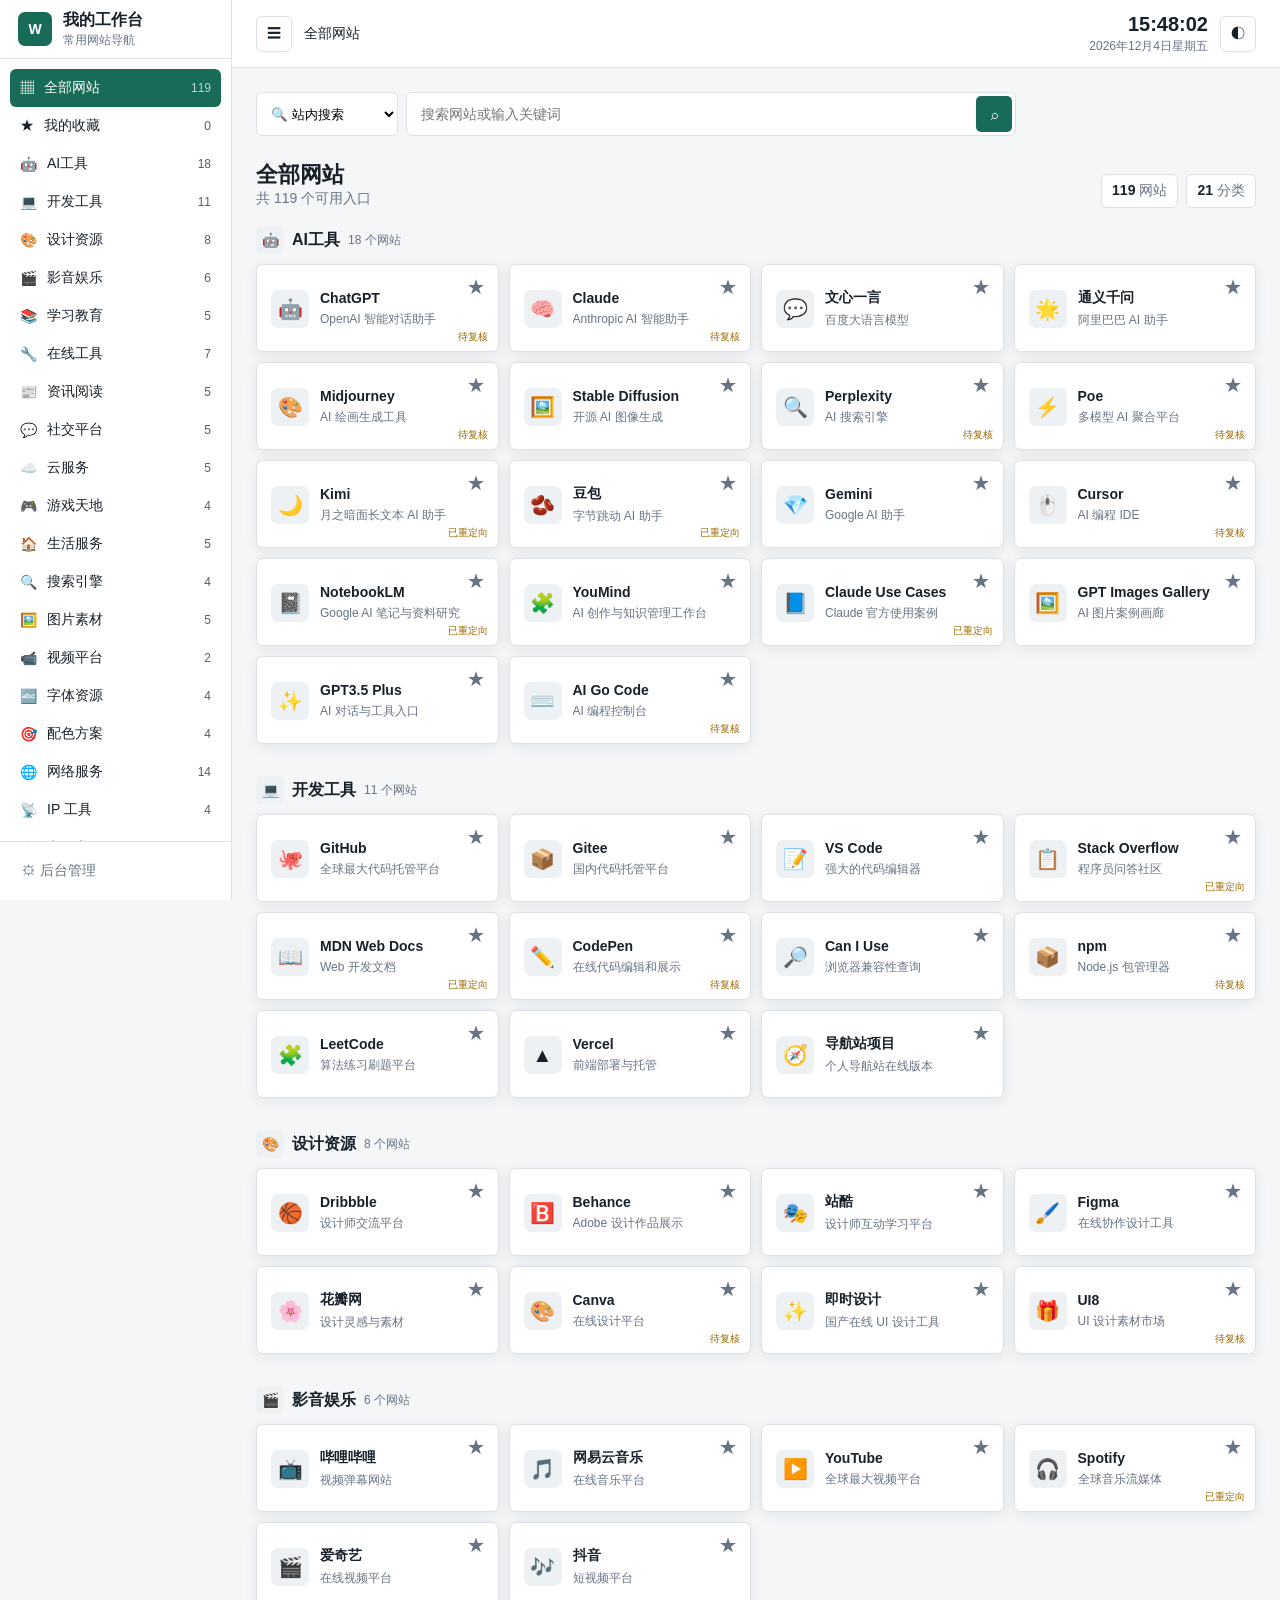
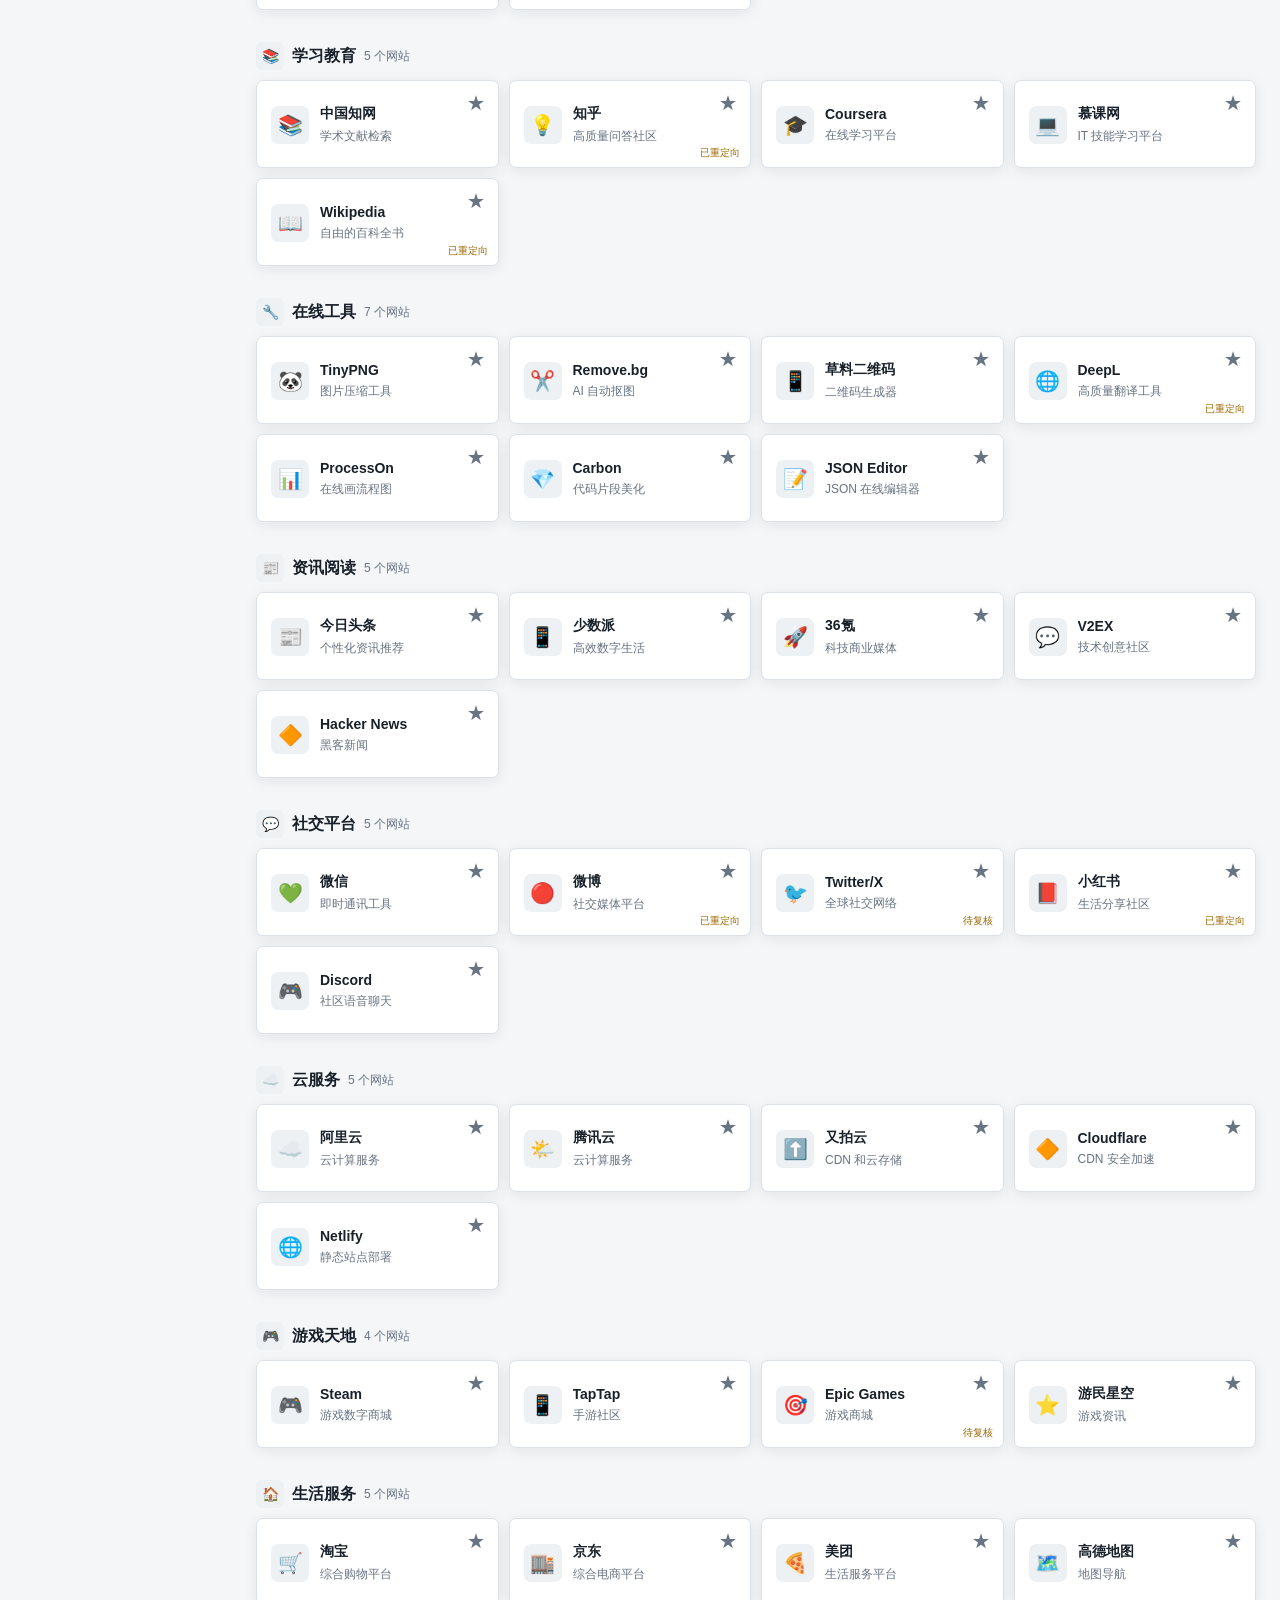
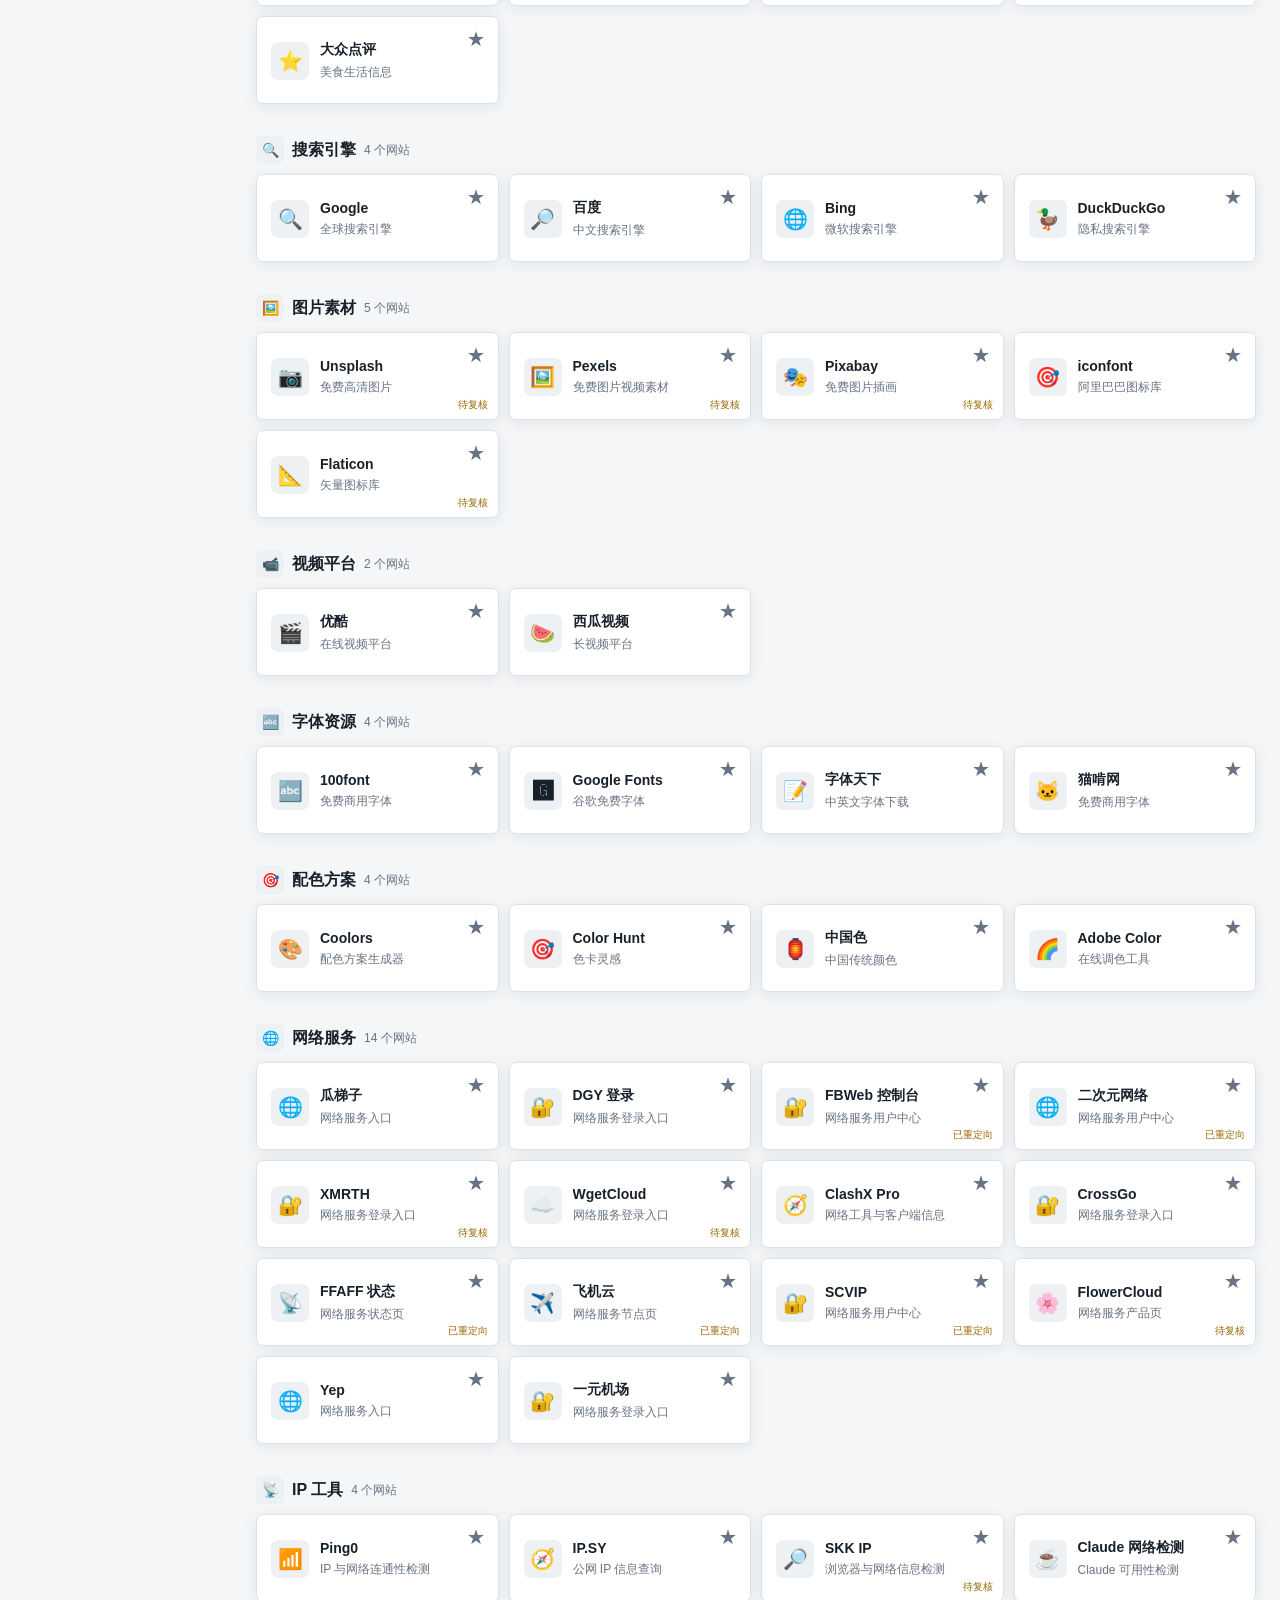
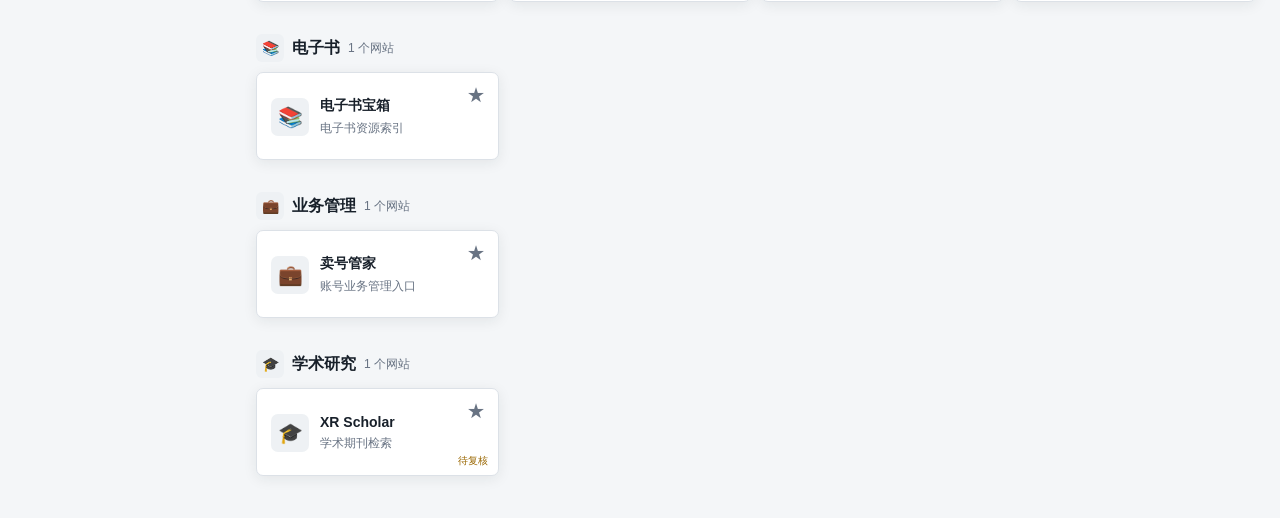
<file: index.html>
<!doctype html>
<html lang="zh-CN">
<head>
<meta charset="utf-8">
<meta name="viewport" content="width=device-width,initial-scale=1">
<title>我的工作台</title>
<link rel="stylesheet" href="style.css?v=20260627">
</head>
<body>
<div class="app">
  <aside class="sidebar" id="sidebar">
    <div class="brand"><div class="brand-mark">W</div><div><strong>我的工作台</strong><small>常用网站导航</small></div></div>
    <nav class="nav-scroll" id="categoryNav"></nav>
    <div class="sidebar-foot"><a class="admin-link" href="admin.html">⚙ 后台管理</a></div>
  </aside>
  <div class="backdrop" id="backdrop"></div>
  <main class="main">
    <header class="topbar">
      <button class="icon-btn menu-btn" id="menuBtn" title="打开分类">☰</button>
      <div id="headerLabel">全部网站</div>
      <div class="clock" id="clock"><div class="clock-time" id="clockTime"></div><div class="clock-date" id="clockDate"></div></div>
      <button class="icon-btn" id="themeBtn" title="切换主题">◐</button>
    </header>
    <div class="content">
      <section class="search-panel" id="searchPanel">
        <select class="engine" id="engineSelect" aria-label="搜索引擎"></select>
        <div class="search-wrap"><input id="searchInput" type="search" placeholder="搜索网站或输入关键词" autocomplete="off"><button class="search-go" id="searchBtn" title="搜索">⌕</button></div>
      </section>
      <div class="summary"><div><h1 id="viewTitle">全部网站</h1><p id="viewSubtitle">按分类整理的个人工作入口</p></div><div class="stats" id="stats"></div></div>
      <section class="grid" id="siteGrid"></section>
    </div>
  </main>
</div>
<script src="data.js"></script>
<script src="merge-fix.js?v=20260627"></script>
<script src="app.js?v=20260627"></script>
</body>
</html>
</file>
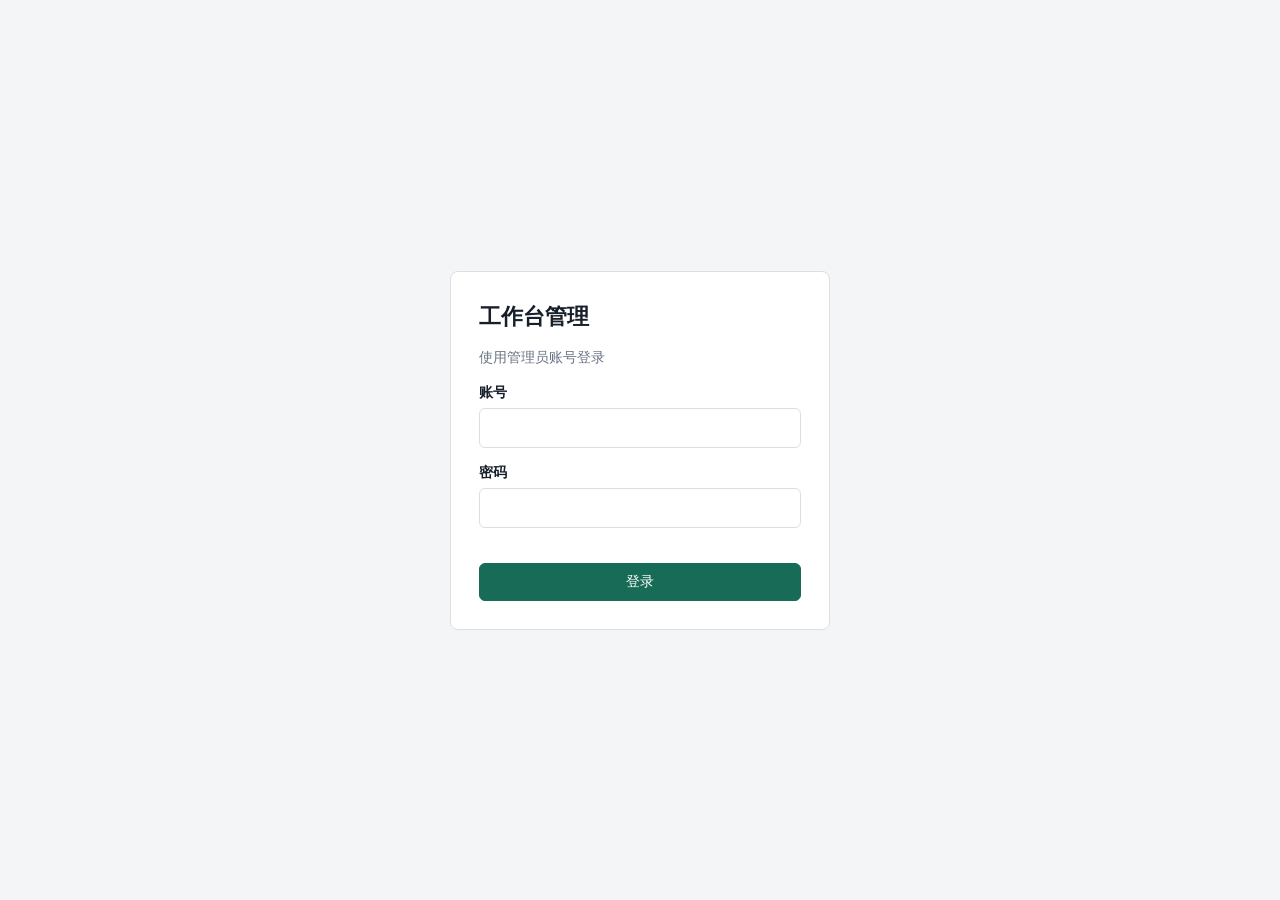
<file: admin.html>
<!doctype html>
<html lang="zh-CN">
<head>
<meta charset="utf-8"><meta name="viewport" content="width=device-width,initial-scale=1">
<title>工作台管理</title>
<style>
:root{--bg:#f3f5f7;--surface:#fff;--text:#17202a;--muted:#687383;--line:#d9dfe5;--accent:#176b57;--danger:#b42318;--warn:#9a6700}*{box-sizing:border-box}body{margin:0;background:var(--bg);color:var(--text);font:14px/1.5 Inter,"Segoe UI","Microsoft YaHei",sans-serif}button,input,select,textarea{font:inherit;color:inherit}button{cursor:pointer}.login{min-height:100vh;display:grid;place-items:center;padding:20px}.login-box{width:min(380px,100%);background:var(--surface);border:1px solid var(--line);border-radius:8px;padding:28px}.login-box h1{font-size:22px;margin:0 0 6px}.muted{color:var(--muted)}.field{margin:14px 0}.field label{display:block;font-weight:650;margin-bottom:5px}.input{width:100%;height:40px;border:1px solid var(--line);border-radius:6px;background:var(--surface);padding:0 10px}.textarea{min-height:82px;padding:9px;resize:vertical}.btn{height:38px;border:1px solid var(--line);border-radius:6px;background:var(--surface);padding:0 14px}.btn:hover{background:#eef2f4}.btn.primary{background:var(--accent);border-color:var(--accent);color:#fff}.btn.danger{color:var(--danger);border-color:#e4b4b0}.btn.small{height:30px;padding:0 9px;font-size:12px}.wide{width:100%}.error{color:var(--danger);min-height:21px}
.admin{display:none;min-height:100vh}.top{height:62px;background:var(--surface);border-bottom:1px solid var(--line);display:flex;align-items:center;padding:0 22px;position:sticky;top:0;z-index:5}.top strong{font-size:17px}.top-actions{margin-left:auto;display:flex;gap:8px}.layout{display:grid;grid-template-columns:210px minmax(0,1fr)}.side{height:calc(100vh - 62px);position:sticky;top:62px;background:var(--surface);border-right:1px solid var(--line);padding:12px}.tab-btn{width:100%;height:40px;border:0;border-radius:6px;background:transparent;text-align:left;padding:0 12px;margin:2px 0}.tab-btn.active{background:var(--accent);color:#fff}.main{padding:22px;min-width:0}.panel{display:none}.panel.active{display:block}.page-head{display:flex;align-items:center;gap:10px;margin-bottom:18px}.page-head h1{font-size:22px;margin:0}.page-head .actions{margin-left:auto;display:flex;gap:8px}.cards{display:grid;grid-template-columns:repeat(4,minmax(0,1fr));gap:10px}.metric{background:var(--surface);border:1px solid var(--line);border-radius:7px;padding:18px}.metric b{font-size:26px;display:block}.metric span{color:var(--muted)}.box{background:var(--surface);border:1px solid var(--line);border-radius:7px;padding:16px;margin-top:14px}.box h2{font-size:16px;margin:0 0 12px}.toolbar{display:flex;gap:8px;margin-bottom:12px}.toolbar .input{max-width:300px}.table-wrap{overflow:auto;border:1px solid var(--line);border-radius:7px;background:var(--surface)}table{width:100%;border-collapse:collapse;min-width:720px}th,td{text-align:left;padding:10px 12px;border-bottom:1px solid var(--line);vertical-align:middle}th{font-size:12px;color:var(--muted);background:#f8f9fa}tr:last-child td{border-bottom:0}.site-cell{display:flex;align-items:center;gap:8px}.mini-icon{width:30px;height:30px;border-radius:5px;background:#edf1f3;display:grid;place-items:center}.url{max-width:260px;white-space:nowrap;overflow:hidden;text-overflow:ellipsis;color:var(--muted)}.tag{display:inline-block;border-radius:4px;background:#edf1f3;padding:2px 7px;font-size:12px}.tag.active{color:#087443;background:#e6f5ed}.tag.review{color:var(--warn);background:#fff5d6}.tag.dead{color:var(--danger);background:#fdeceb}.row-actions{display:flex;gap:5px}.settings-grid{display:grid;grid-template-columns:repeat(2,minmax(0,1fr));gap:10px}.toggle{display:flex;align-items:center;gap:10px;border:1px solid var(--line);border-radius:6px;padding:12px}.toggle input{width:18px;height:18px;accent-color:var(--accent)}.drop{border:1px dashed #9ea8b2;border-radius:7px;padding:22px;text-align:center}.preview{margin-top:12px;padding:12px;background:#f7f8f9;border-radius:6px;display:none}.preview b{margin-right:14px}.modal{display:none;position:fixed;inset:0;background:rgba(0,0,0,.42);z-index:30;place-items:center;padding:18px}.modal.open{display:grid}.modal-card{background:var(--surface);border-radius:8px;width:min(540px,100%);max-height:90vh;overflow:auto;padding:20px}.modal-head{display:flex;align-items:center}.modal-head h2{margin:0;font-size:18px}.modal-head button{margin-left:auto}.form-grid{display:grid;grid-template-columns:1fr 1fr;gap:0 12px}.span2{grid-column:1/-1}.modal-actions{display:flex;justify-content:flex-end;gap:8px;margin-top:18px}.toast{position:fixed;right:20px;bottom:20px;background:#18202a;color:#fff;padding:10px 14px;border-radius:6px;display:none;z-index:50}.empty{text-align:center;color:var(--muted);padding:28px}
@media(max-width:800px){.layout{display:block}.side{position:static;height:auto;display:flex;overflow:auto;border-right:0;border-bottom:1px solid var(--line);padding:8px}.tab-btn{min-width:max-content;width:auto}.main{padding:15px}.cards{grid-template-columns:repeat(2,1fr)}.settings-grid{grid-template-columns:1fr}.page-head{align-items:flex-start;flex-wrap:wrap}.page-head .actions{margin-left:0;width:100%}.top{padding:0 14px}.top .back-label{display:none}}
@media(max-width:440px){.cards{grid-template-columns:1fr 1fr}.metric{padding:12px}.form-grid{display:block}.top-actions .btn:first-child{display:none}}
</style>
</head>
<body>
<section class="login" id="loginPage"><form class="login-box" id="loginForm"><h1>工作台管理</h1><p class="muted">使用管理员账号登录</p><div class="field"><label>账号</label><input class="input" id="loginUser" autocomplete="username" required></div><div class="field"><label>密码</label><input class="input" id="loginPass" type="password" autocomplete="current-password" required></div><div class="error" id="loginError"></div><button class="btn primary wide">登录</button></form></section>
<section class="admin" id="adminPage">
<header class="top"><strong>工作台管理</strong><div class="top-actions"><a class="btn" href="index.html" style="text-decoration:none;display:grid;place-items:center"><span class="back-label">返回前台</span></a><button class="btn" id="logoutBtn">退出</button></div></header>
<div class="layout">
<nav class="side" id="tabs">
<button class="tab-btn active" data-tab="dashboard">概览</button><button class="tab-btn" data-tab="sites">网站管理</button><button class="tab-btn" data-tab="categories">分类管理</button><button class="tab-btn" data-tab="settings">功能设置</button><button class="tab-btn" data-tab="links">链接状态</button><button class="tab-btn" data-tab="data">数据管理</button><button class="tab-btn" data-tab="account">账号设置</button>
</nav>
<main class="main">
<section class="panel active" id="dashboardPanel"><div class="page-head"><h1>概览</h1></div><div class="cards" id="metrics"></div><div class="box"><h2>数据说明</h2><p class="muted">前台与后台共用 nav_data_v5。链接检测由本地 PowerShell 脚本执行，后台读取检测报告。</p></div></section>
<section class="panel" id="sitesPanel"><div class="page-head"><h1>网站管理</h1><div class="actions"><button class="btn primary" id="addSiteBtn">新增网站</button></div></div><div class="toolbar"><input class="input" id="siteFilter" placeholder="搜索名称或网址"><select class="input" id="categoryFilter"></select></div><div class="table-wrap"><table><thead><tr><th>网站</th><th>分类</th><th>网址</th><th>状态</th><th>操作</th></tr></thead><tbody id="sitesBody"></tbody></table></div></section>
<section class="panel" id="categoriesPanel"><div class="page-head"><h1>分类管理</h1><div class="actions"><button class="btn primary" id="addCategoryBtn">新增分类</button></div></div><div class="table-wrap"><table><thead><tr><th>图标</th><th>名称</th><th>ID</th><th>网站数</th><th>操作</th></tr></thead><tbody id="categoriesBody"></tbody></table></div></section>
<section class="panel" id="settingsPanel"><div class="page-head"><h1>功能设置</h1></div><div class="box"><div class="settings-grid" id="settingsGrid"></div><div style="margin-top:14px"><button class="btn primary" id="saveSettingsBtn">保存设置</button></div></div></section>
<section class="panel" id="linksPanel"><div class="page-head"><h1>链接状态</h1><div class="actions"><label class="btn" style="display:grid;place-items:center">导入报告<input id="reportInput" type="file" accept=".json,application/json" hidden></label></div></div><div class="cards" id="linkMetrics"></div><div class="toolbar" style="margin-top:14px"><select class="input" id="statusFilter"><option value="">全部状态</option><option value="active">有效</option><option value="redirect">重定向</option><option value="review">待复核</option><option value="dead">失效</option><option value="unchecked">未检测</option></select></div><div class="table-wrap"><table><thead><tr><th>网站</th><th>状态</th><th>HTTP</th><th>最终网址</th><th>检测时间</th><th>操作</th></tr></thead><tbody id="linksBody"></tbody></table></div></section>
<section class="panel" id="dataPanel"><div class="page-head"><h1>数据管理</h1></div><div class="box"><h2>导入 Netscape 书签</h2><div class="drop"><input id="bookmarkInput" type="file" accept=".html,text/html"><p class="muted">选择浏览器导出的 HTML 书签文件。确认前会统计分类、新增、重复和跳过数量。</p></div><div class="preview" id="bookmarkPreview"></div></div><div class="box"><h2>JSON 备份</h2><div style="display:flex;gap:8px;flex-wrap:wrap"><button class="btn" id="exportBtn">导出数据</button><label class="btn" style="display:grid;place-items:center">导入数据<input id="jsonInput" type="file" accept=".json,application/json" hidden></label><button class="btn danger" id="resetBtn">恢复默认数据</button></div></div></section>
<section class="panel" id="accountPanel"><div class="page-head"><h1>账号设置</h1></div><form class="box" id="accountForm" style="max-width:520px"><div class="field"><label>管理员账号</label><input class="input" id="accountUser" required></div><div class="field"><label>新密码</label><input class="input" id="accountPass" type="password" minlength="4" required></div><button class="btn primary">更新凭据</button></form></section>
</main></div></section>
<div class="modal" id="siteModal"><form class="modal-card" id="siteForm"><div class="modal-head"><h2 id="siteModalTitle">新增网站</h2><button class="btn small" type="button" data-close="siteModal">关闭</button></div><input id="siteId" type="hidden"><div class="form-grid"><div class="field"><label>名称</label><input class="input" id="siteName" required></div><div class="field"><label>图标或 Emoji</label><input class="input" id="siteIcon" maxlength="8"></div><div class="field span2"><label>网址</label><input class="input" id="siteUrl" type="url" required></div><div class="field"><label>分类</label><select class="input" id="siteCategory" required></select></div><div class="field"><label>状态</label><select class="input" id="siteStatus"><option value="unchecked">未检测</option><option value="active">有效</option><option value="redirect">重定向</option><option value="review">待复核</option><option value="dead">失效</option></select></div><div class="field span2"><label>描述</label><textarea class="input textarea" id="siteDesc"></textarea></div><div class="field"><label><input id="siteVisibility" type="checkbox" checked> 前台显示</label></div></div><div class="modal-actions"><button class="btn" type="button" data-close="siteModal">取消</button><button class="btn primary">保存</button></div></form></div>
<div class="modal" id="categoryModal"><form class="modal-card" id="categoryForm"><div class="modal-head"><h2 id="categoryModalTitle">新增分类</h2><button class="btn small" type="button" data-close="categoryModal">关闭</button></div><input id="categoryOriginalId" type="hidden"><div class="field"><label>分类名称</label><input class="input" id="categoryName" required></div><div class="field"><label>分类 ID</label><input class="input" id="categoryId" pattern="[a-z0-9_-]+" required></div><div class="field"><label>图标或 Emoji</label><input class="input" id="categoryIcon" maxlength="8"></div><div class="modal-actions"><button class="btn" type="button" data-close="categoryModal">取消</button><button class="btn primary">保存</button></div></form></div>
<div class="toast" id="toast"></div>
<script src="data.js"></script>
<script src="merge-fix.js"></script>
<script>
(function(){
'use strict';
const DEFAULT_CREDENTIALS={user:'admin',pass:'admin123'};let data,report=[],pendingBookmarks=null;
const $=id=>document.getElementById(id);
function credentials(){try{return JSON.parse(localStorage.getItem('nav_admin_credentials'))||DEFAULT_CREDENTIALS}catch(e){return DEFAULT_CREDENTIALS}}
function showLogin(){$('loginPage').style.display='grid';$('adminPage').style.display='none'}
function showAdmin(){$('loginPage').style.display='none';$('adminPage').style.display='block';data=NavStore.load();renderAll();loadReport()}
function save(){data=NavStore.save(data);renderAll()}
function renderAll(){renderMetrics();fillCategorySelects();renderSites();renderCategories();renderSettings();renderLinks()}
function renderMetrics(){const statuses=countStatuses();$('metrics').innerHTML=metric(data.sites.length,'网站')+metric(data.categories.length,'分类')+metric(data.favorites.length,'收藏')+metric(statuses.active+statuses.redirect,'已验证')}
function metric(value,label){return '<div class="metric"><b>'+value+'</b><span>'+label+'</span></div>'}
function fillCategorySelects(){const opts=data.categories.slice().sort((a,b)=>a.order-b.order).map(c=>'<option value="'+c.id+'">'+esc(c.icon+' '+c.name)+'</option>').join('');$('siteCategory').innerHTML=opts;$('categoryFilter').innerHTML='<option value="">全部分类</option>'+opts}
function renderSites(){const q=$('siteFilter').value.toLowerCase(),cat=$('categoryFilter').value,cats=new Map(data.categories.map(c=>[c.id,c]));const sites=data.sites.filter(s=>(!q||(s.name+' '+s.url).toLowerCase().includes(q))&&(!cat||s.category===cat));$('sitesBody').innerHTML=sites.length?sites.map(s=>'<tr><td><div class="site-cell"><span class="mini-icon">'+esc(s.icon||domainInitial(s.url))+'</span><b>'+esc(s.name)+'</b></div></td><td>'+esc(cats.get(s.category)?.name||s.category)+'</td><td><div class="url" title="'+attr(s.url)+'">'+esc(s.url)+'</div></td><td>'+statusTag(s.status)+'</td><td><div class="row-actions"><button class="btn small" data-edit-site="'+s.id+'">编辑</button><button class="btn small danger" data-delete-site="'+s.id+'">删除</button></div></td></tr>').join(''):'<tr><td colspan="5" class="empty">没有网站</td></tr>';bindTableActions()}
function renderCategories(){const counts=new Map();data.sites.forEach(s=>counts.set(s.category,(counts.get(s.category)||0)+1));$('categoriesBody').innerHTML=data.categories.slice().sort((a,b)=>a.order-b.order).map(c=>'<tr><td>'+esc(c.icon)+'</td><td><b>'+esc(c.name)+'</b></td><td>'+esc(c.id)+'</td><td>'+ (counts.get(c.id)||0) +'</td><td><div class="row-actions"><button class="btn small" data-edit-cat="'+c.id+'">编辑</button><button class="btn small danger" data-delete-cat="'+c.id+'">删除</button></div></td></tr>').join('');bindTableActions()}
const settingLabels={showTime:'显示时间',showDate:'显示日期',showSeconds:'显示秒数',showSearch:'显示搜索框',showFavorites:'显示收藏入口',showThemeToggle:'显示主题切换',showStats:'显示网站统计',showDescriptions:'显示卡片描述'};
function renderSettings(){$('settingsGrid').innerHTML=Object.keys(settingLabels).map(k=>'<label class="toggle"><input type="checkbox" data-setting="'+k+'" '+(data.settings[k]?'checked':'')+'><span>'+settingLabels[k]+'</span></label>').join('')}
function countStatuses(){const out={active:0,redirect:0,review:0,dead:0,unchecked:0};data.sites.forEach(s=>out[s.status]++||null);return out}
function renderLinks(){const counts=countStatuses();$('linkMetrics').innerHTML=metric(counts.active,'有效')+metric(counts.redirect,'重定向')+metric(counts.review,'待复核')+metric(counts.dead,'失效');const f=$('statusFilter').value,byUrl=new Map(report.map(x=>[NavStore.normalizeUrl(x.url),x]));const rows=data.sites.filter(s=>!f||s.status===f);$('linksBody').innerHTML=rows.length?rows.map(s=>{const r=byUrl.get(NavStore.normalizeUrl(s.url))||{};return '<tr><td><b>'+esc(s.name)+'</b></td><td>'+statusTag(s.status)+'</td><td>'+esc(r.httpStatus||'—')+'</td><td><div class="url" title="'+attr(s.finalUrl||s.url)+'">'+esc(s.finalUrl||s.url)+'</div></td><td>'+esc(s.lastChecked||'—')+'</td><td>'+(s.finalUrl&&NavStore.normalizeUrl(s.finalUrl)!==NavStore.normalizeUrl(s.url)?'<button class="btn small" data-apply-url="'+s.id+'">采用最终网址</button>':'—')+'</td></tr>'}).join(''):'<tr><td colspan="6" class="empty">没有记录</td></tr>';bindTableActions()}
function statusTag(status){const labels={active:'有效',redirect:'重定向',review:'待复核',dead:'失效',unchecked:'未检测'};return '<span class="tag '+esc(status||'unchecked')+'">'+(labels[status]||'未检测')+'</span>'}
function bindTableActions(){document.querySelectorAll('[data-edit-site]').forEach(b=>b.onclick=()=>openSite(b.dataset.editSite));document.querySelectorAll('[data-delete-site]').forEach(b=>b.onclick=()=>deleteSite(b.dataset.deleteSite));document.querySelectorAll('[data-edit-cat]').forEach(b=>b.onclick=()=>openCategory(b.dataset.editCat));document.querySelectorAll('[data-delete-cat]').forEach(b=>b.onclick=()=>deleteCategory(b.dataset.deleteCat));document.querySelectorAll('[data-apply-url]').forEach(b=>b.onclick=()=>applyFinalUrl(b.dataset.applyUrl))}
function openSite(id){const s=data.sites.find(x=>x.id===id);$('siteModalTitle').textContent=s?'编辑网站':'新增网站';$('siteId').value=s?.id||'';$('siteName').value=s?.name||'';$('siteUrl').value=s?.url||'';$('siteIcon').value=s?.icon||'';$('siteCategory').value=s?.category||data.categories[0]?.id;$('siteStatus').value=s?.status||'unchecked';$('siteDesc').value=s?.desc||'';$('siteVisibility').checked=s?.visibility!==false;openModal('siteModal')}
function openCategory(id){const c=data.categories.find(x=>x.id===id);$('categoryModalTitle').textContent=c?'编辑分类':'新增分类';$('categoryOriginalId').value=c?.id||'';$('categoryId').value=c?.id||'';$('categoryId').disabled=!!c;$('categoryName').value=c?.name||'';$('categoryIcon').value=c?.icon||'';openModal('categoryModal')}
function deleteSite(id){if(!confirm('确定删除这个网站？'))return;data.sites=data.sites.filter(s=>s.id!==id);data.favorites=data.favorites.filter(x=>x!==id);save();toast('网站已删除')}
function deleteCategory(id){if(data.sites.some(s=>s.category===id)){toast('该分类仍有网站，不能删除');return}if(!confirm('确定删除这个分类？'))return;data.categories=data.categories.filter(c=>c.id!==id);save();toast('分类已删除')}
function applyFinalUrl(id){const s=data.sites.find(x=>x.id===id);if(!s||!s.finalUrl)return;s.url=s.finalUrl;s.status='active';save();toast('已采用最终网址')}
function openModal(id){$(id).classList.add('open')}function closeModal(id){$(id).classList.remove('open')}
function parseBookmarks(html){const doc=new DOMParser().parseFromString(html,'text/html'),folders=[...doc.querySelectorAll('h3')].map(h=>h.textContent.trim()).filter(Boolean),items=[...doc.querySelectorAll('a[href]')].map(a=>{let parent=a.parentElement,folder='未分类';while(parent){const heading=parent.querySelector(':scope > h3');if(heading){const name=heading.textContent.trim();folder=name==='书签栏'?'未分类':name;break}parent=parent.parentElement}return {name:a.textContent.trim()||a.href,url:a.getAttribute('href'),folder}});return {items,folders:[...new Set(folders)]}}
function prepareBookmarks(parsed){const existing=new Set(data.sites.map(s=>NavStore.normalizeUrl(s.url))),seen=new Set(),valid=[],duplicate=[];parsed.items.forEach(item=>{if(!/^https?:\/\//i.test(item.url)){return}const key=NavStore.normalizeUrl(item.url);if(existing.has(key)||seen.has(key))duplicate.push(item);else{seen.add(key);valid.push(item)}});return {folders:parsed.folders,valid,duplicate,skipped:parsed.items.length-valid.length-duplicate.length,total:parsed.items.length}}
function categoryFor(folder,url){const f=folder.toLowerCase();if(f.includes('ai'))return'ai';if(f.includes('机场')||f.includes('网络'))return'network';if(f.includes('ip'))return'ip';if(f.includes('电子书'))return'ebook';if(/journal|scholar/i.test(url))return'research';return'tool'}
function importPrepared(){if(!pendingBookmarks)return;pendingBookmarks.valid.forEach((x,i)=>data.sites.push({id:'import-'+Date.now()+'-'+i,name:x.name,url:x.url,desc:'从书签导入',icon:domainInitial(x.url),category:categoryFor(x.folder,x.url),status:'unchecked',finalUrl:x.url,lastChecked:'',source:'bookmark-import',visibility:true}));save();toast('已导入 '+pendingBookmarks.valid.length+' 个网站');pendingBookmarks=null;$('bookmarkPreview').style.display='none';$('bookmarkInput').value=''}
async function loadReport(){try{const response=await fetch('link-report.json',{cache:'no-store'});if(response.ok){report=await response.json();applyReport(report,false)}}catch(e){}}
function applyReport(rows,notify=true){if(!Array.isArray(rows))throw new Error('报告格式错误');report=rows;const byUrl=new Map(rows.map(x=>[NavStore.normalizeUrl(x.url),x]));data.sites.forEach(s=>{const r=byUrl.get(NavStore.normalizeUrl(s.url));if(!r)return;s.status=r.status||s.status;s.finalUrl=r.finalUrl||s.url;s.lastChecked=r.checkedAt||s.lastChecked});NavStore.save(data);renderAll();if(notify)toast('链接报告已导入')}
function exportData(){download('nav-data-v5-'+new Date().toISOString().slice(0,10)+'.json',JSON.stringify(data,null,2),'application/json')}
function download(name,text,type){const a=document.createElement('a');a.href=URL.createObjectURL(new Blob([text],{type}));a.download=name;a.click();setTimeout(()=>URL.revokeObjectURL(a.href),1000)}
function domainInitial(url){try{return new URL(url).hostname.replace(/^www\./,'')[0].toUpperCase()}catch{return'?'}}
function strip(v){const d=document.createElement('div');d.innerHTML=v;return d.textContent.trim()}function esc(v){const d=document.createElement('div');d.textContent=String(v??'');return d.innerHTML}function attr(v){return esc(v).replace(/"/g,'&quot;')}
function toast(message){$('toast').textContent=message;$('toast').style.display='block';setTimeout(()=>$('toast').style.display='none',2200)}
$('loginForm').onsubmit=e=>{e.preventDefault();const c=credentials();if($('loginUser').value===c.user&&$('loginPass').value===c.pass){sessionStorage.setItem('nav_admin_logged','true');showAdmin()}else $('loginError').textContent='账号或密码错误'};
$('logoutBtn').onclick=()=>{sessionStorage.removeItem('nav_admin_logged');showLogin()};
$('tabs').querySelectorAll('button').forEach(b=>b.onclick=()=>{document.querySelectorAll('.tab-btn').forEach(x=>x.classList.toggle('active',x===b));document.querySelectorAll('.panel').forEach(x=>x.classList.remove('active'));$(b.dataset.tab+'Panel').classList.add('active')});
$('addSiteBtn').onclick=()=>openSite();$('addCategoryBtn').onclick=()=>openCategory();$('siteFilter').oninput=renderSites;$('categoryFilter').onchange=renderSites;$('statusFilter').onchange=renderLinks;
document.querySelectorAll('[data-close]').forEach(b=>b.onclick=()=>closeModal(b.dataset.close));
$('siteForm').onsubmit=e=>{e.preventDefault();const id=$('siteId').value,duplicate=data.sites.find(s=>NavStore.normalizeUrl(s.url)===NavStore.normalizeUrl($('siteUrl').value)&&s.id!==id);if(duplicate){toast('该网址已存在');return}const item={id:id||'custom-'+Date.now(),name:$('siteName').value.trim(),url:$('siteUrl').value.trim(),desc:$('siteDesc').value.trim(),icon:$('siteIcon').value.trim(),category:$('siteCategory').value,status:$('siteStatus').value,finalUrl:$('siteUrl').value.trim(),lastChecked:'',source:id?(data.sites.find(s=>s.id===id)?.source||'custom'):'custom',visibility:$('siteVisibility').checked};if(id)data.sites[data.sites.findIndex(s=>s.id===id)]=Object.assign(data.sites.find(s=>s.id===id),item);else data.sites.push(item);save();closeModal('siteModal');toast('网站已保存')};
$('categoryForm').onsubmit=e=>{e.preventDefault();const original=$('categoryOriginalId').value,id=$('categoryId').value.trim();if(!original&&data.categories.some(c=>c.id===id)){toast('分类 ID 已存在');return}if(original){const c=data.categories.find(x=>x.id===original);c.name=$('categoryName').value.trim();c.icon=$('categoryIcon').value.trim()}else data.categories.push({id,name:$('categoryName').value.trim(),icon:$('categoryIcon').value.trim(),order:data.categories.length});save();closeModal('categoryModal');toast('分类已保存')};
$('saveSettingsBtn').onclick=()=>{document.querySelectorAll('[data-setting]').forEach(x=>data.settings[x.dataset.setting]=x.checked);save();toast('设置已保存')};
$('bookmarkInput').onchange=async e=>{const file=e.target.files[0];if(!file)return;pendingBookmarks=prepareBookmarks(parseBookmarks(await file.text()));$('bookmarkPreview').style.display='block';$('bookmarkPreview').innerHTML='<p><b>文件夹 '+pendingBookmarks.folders.length+'</b><b>网址 '+pendingBookmarks.total+'</b><b>新增 '+pendingBookmarks.valid.length+'</b><b>重复 '+pendingBookmarks.duplicate.length+'</b><b>跳过 '+pendingBookmarks.skipped+'</b></p><button class="btn primary" id="confirmBookmark">确认增量导入</button>';$('confirmBookmark').onclick=importPrepared};
$('reportInput').onchange=async e=>{try{applyReport(JSON.parse(await e.target.files[0].text()))}catch(err){toast('报告导入失败：'+err.message)}};
$('exportBtn').onclick=exportData;$('jsonInput').onchange=async e=>{try{data=NavStore.normalizeData(JSON.parse(await e.target.files[0].text()));save();toast('数据已导入')}catch(err){toast('数据导入失败：'+err.message)}};
$('resetBtn').onclick=()=>{if(confirm('确定恢复默认数据？当前修改将被覆盖。')){data=NavStore.reset();renderAll();toast('已恢复默认数据')}};
$('accountForm').onsubmit=e=>{e.preventDefault();localStorage.setItem('nav_admin_credentials',JSON.stringify({user:$('accountUser').value.trim(),pass:$('accountPass').value}));toast('管理员凭据已更新')};
const c=credentials();$('accountUser').value=c.user;
if(sessionStorage.getItem('nav_admin_logged')==='true')showAdmin();else showLogin();
})();
</script>
</body></html>
</file>
<file: style.css>
:root{--bg:#f4f6f8;--surface:#fff;--surface2:#eef1f4;--text:#18202a;--muted:#687383;--line:#dce1e7;--accent:#176b57;--accent2:#125443;--danger:#b42318;--warning:#9a6700;--shadow:0 3px 14px rgba(24,32,42,.08)}
[data-theme="dark"]{--bg:#111417;--surface:#1b2025;--surface2:#252b31;--text:#eef1f4;--muted:#a7b0bb;--line:#343b43;--accent:#49b99a;--accent2:#69c8ad;--danger:#ff8a80;--warning:#f3c969;--shadow:0 4px 18px rgba(0,0,0,.24)}
*{box-sizing:border-box}body{margin:0;background:var(--bg);color:var(--text);font-family:Inter,"Segoe UI","Microsoft YaHei",sans-serif;font-size:14px}button,input{font:inherit;color:inherit}button{cursor:pointer}.app{min-height:100vh;display:grid;grid-template-columns:232px minmax(0,1fr)}
.sidebar{position:sticky;top:0;height:100vh;background:var(--surface);border-right:1px solid var(--line);display:flex;flex-direction:column;overflow:hidden}.brand{height:68px;padding:0 18px;display:flex;align-items:center;gap:11px;border-bottom:1px solid var(--line)}.brand-mark{width:34px;height:34px;border-radius:7px;background:var(--accent);color:#fff;display:grid;place-items:center;font-weight:800}.brand strong{display:block;font-size:16px}.brand small{color:var(--muted)}
.nav-scroll{padding:10px;overflow:auto}.nav-btn{width:100%;height:38px;border:0;background:transparent;border-radius:6px;display:flex;align-items:center;gap:10px;padding:0 10px;text-align:left}.nav-btn:hover{background:var(--surface2)}.nav-btn.active{background:var(--accent);color:#fff}.nav-btn .count{margin-left:auto;font-size:12px;opacity:.72}.sidebar-foot{margin-top:auto;padding:12px;border-top:1px solid var(--line)}.admin-link{display:block;color:var(--muted);text-decoration:none;padding:8px 10px}.admin-link:hover{color:var(--accent)}
.main{min-width:0}.topbar{height:68px;background:var(--surface);border-bottom:1px solid var(--line);display:flex;align-items:center;padding:0 24px;gap:12px;position:sticky;top:0;z-index:5}.menu-btn{display:none}.clock{margin-left:auto;text-align:right}.clock-time{font-size:20px;font-weight:750;font-variant-numeric:tabular-nums}.clock-date{color:var(--muted);font-size:12px;margin-top:2px}.icon-btn{width:36px;height:36px;border:1px solid var(--line);border-radius:6px;background:var(--surface);display:grid;place-items:center}.icon-btn:hover{background:var(--surface2)}
.content{padding:24px;max-width:1500px;margin:0 auto}.search-panel{display:flex;gap:8px;max-width:760px}.engine{height:44px;border:1px solid var(--line);border-radius:6px;background:var(--surface);padding:0 10px}.search-wrap{position:relative;flex:1}.search-wrap input{width:100%;height:44px;border:1px solid var(--line);border-radius:6px;background:var(--surface);padding:0 48px 0 14px;outline:none}.search-wrap input:focus{border-color:var(--accent);box-shadow:0 0 0 3px color-mix(in srgb,var(--accent) 16%,transparent)}.search-go{position:absolute;right:4px;top:4px;width:36px;height:36px;border:0;border-radius:5px;background:var(--accent);color:#fff}
.summary{display:flex;align-items:end;gap:12px;margin:24px 0 14px}.summary h1{font-size:22px;margin:0;letter-spacing:0}.summary p{margin:0;color:var(--muted)}.stats{margin-left:auto;display:flex;gap:8px}.stat{background:var(--surface);border:1px solid var(--line);border-radius:6px;padding:7px 10px;color:var(--muted)}.stat b{color:var(--text);margin-right:4px}
.grid{display:grid;grid-template-columns:repeat(auto-fill,minmax(224px,1fr));gap:10px}.category-group{grid-column:1/-1;margin:4px 0 18px}.category-head{display:flex;align-items:center;gap:8px;margin:0 0 10px;color:var(--text)}.category-head .category-icon{width:28px;height:28px;border-radius:6px;background:var(--surface2);display:grid;place-items:center}.category-head h2{font-size:16px;margin:0;letter-spacing:0}.category-head .category-count{color:var(--muted);font-size:12px}.category-grid{display:grid;grid-template-columns:repeat(auto-fill,minmax(224px,1fr));gap:10px}.site-card{position:relative;min-height:88px;background:var(--surface);border:1px solid var(--line);border-radius:7px;padding:14px 42px 12px 14px;text-decoration:none;color:inherit;display:grid;grid-template-columns:38px 1fr;gap:11px;align-items:center;box-shadow:var(--shadow);transition:transform .15s,border-color .15s}.site-card:hover{transform:translateY(-2px);border-color:var(--accent)}.site-icon{width:38px;height:38px;border-radius:7px;background:var(--surface2);display:grid;place-items:center;font-size:20px;font-weight:700}.site-name{font-weight:700;white-space:nowrap;overflow:hidden;text-overflow:ellipsis}.site-desc{color:var(--muted);font-size:12px;margin-top:5px;white-space:nowrap;overflow:hidden;text-overflow:ellipsis}.fav-btn{position:absolute;right:7px;top:7px;width:30px;height:30px;border:0;background:transparent;color:var(--muted);font-size:18px}.fav-btn.active{color:#e2a400}.status{position:absolute;right:10px;bottom:7px;font-size:10px;color:var(--warning)}.empty{grid-column:1/-1;padding:60px 20px;text-align:center;color:var(--muted);background:var(--surface);border:1px dashed var(--line);border-radius:7px}.backdrop{display:none}
@media(max-width:760px){.app{display:block}.sidebar{position:fixed;left:-248px;width:232px;z-index:20;transition:left .2s}.sidebar.open{left:0}.backdrop.open{display:block;position:fixed;inset:0;background:rgba(0,0,0,.38);z-index:15}.menu-btn{display:grid}.topbar{padding:0 14px;height:60px}.clock-time{font-size:16px}.content{padding:16px}.search-panel{display:grid;grid-template-columns:112px 1fr}.summary{align-items:flex-start;flex-wrap:wrap;margin-top:20px}.stats{width:100%;margin-left:0}.grid,.category-grid{grid-template-columns:repeat(auto-fill,minmax(170px,1fr));gap:8px}.category-group{margin-bottom:16px}.site-card{min-height:82px;padding-left:11px;grid-template-columns:34px 1fr}.site-icon{width:34px;height:34px}.clock-date{max-width:170px;white-space:nowrap;overflow:hidden;text-overflow:ellipsis}}
@media(max-width:420px){.grid,.category-grid{grid-template-columns:1fr}.clock-date{display:none}.search-panel{grid-template-columns:96px 1fr}}
</file>
